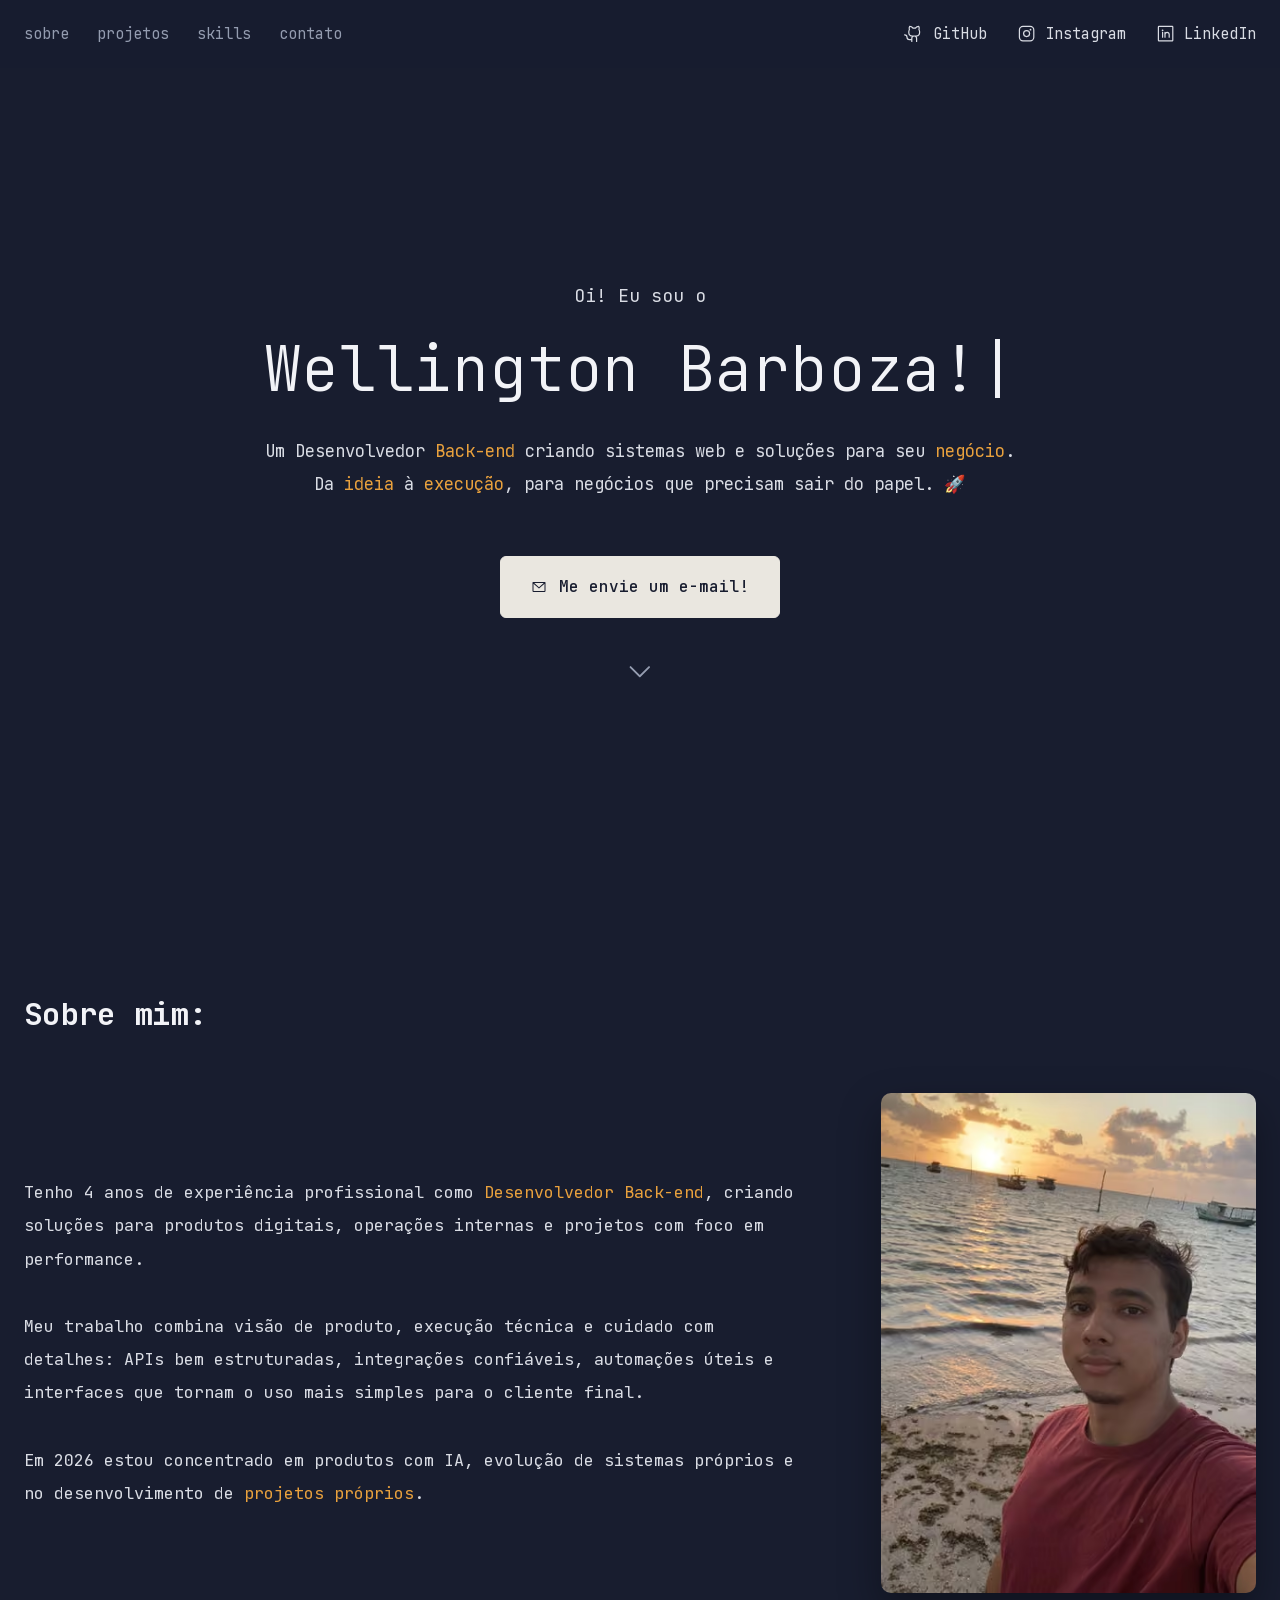
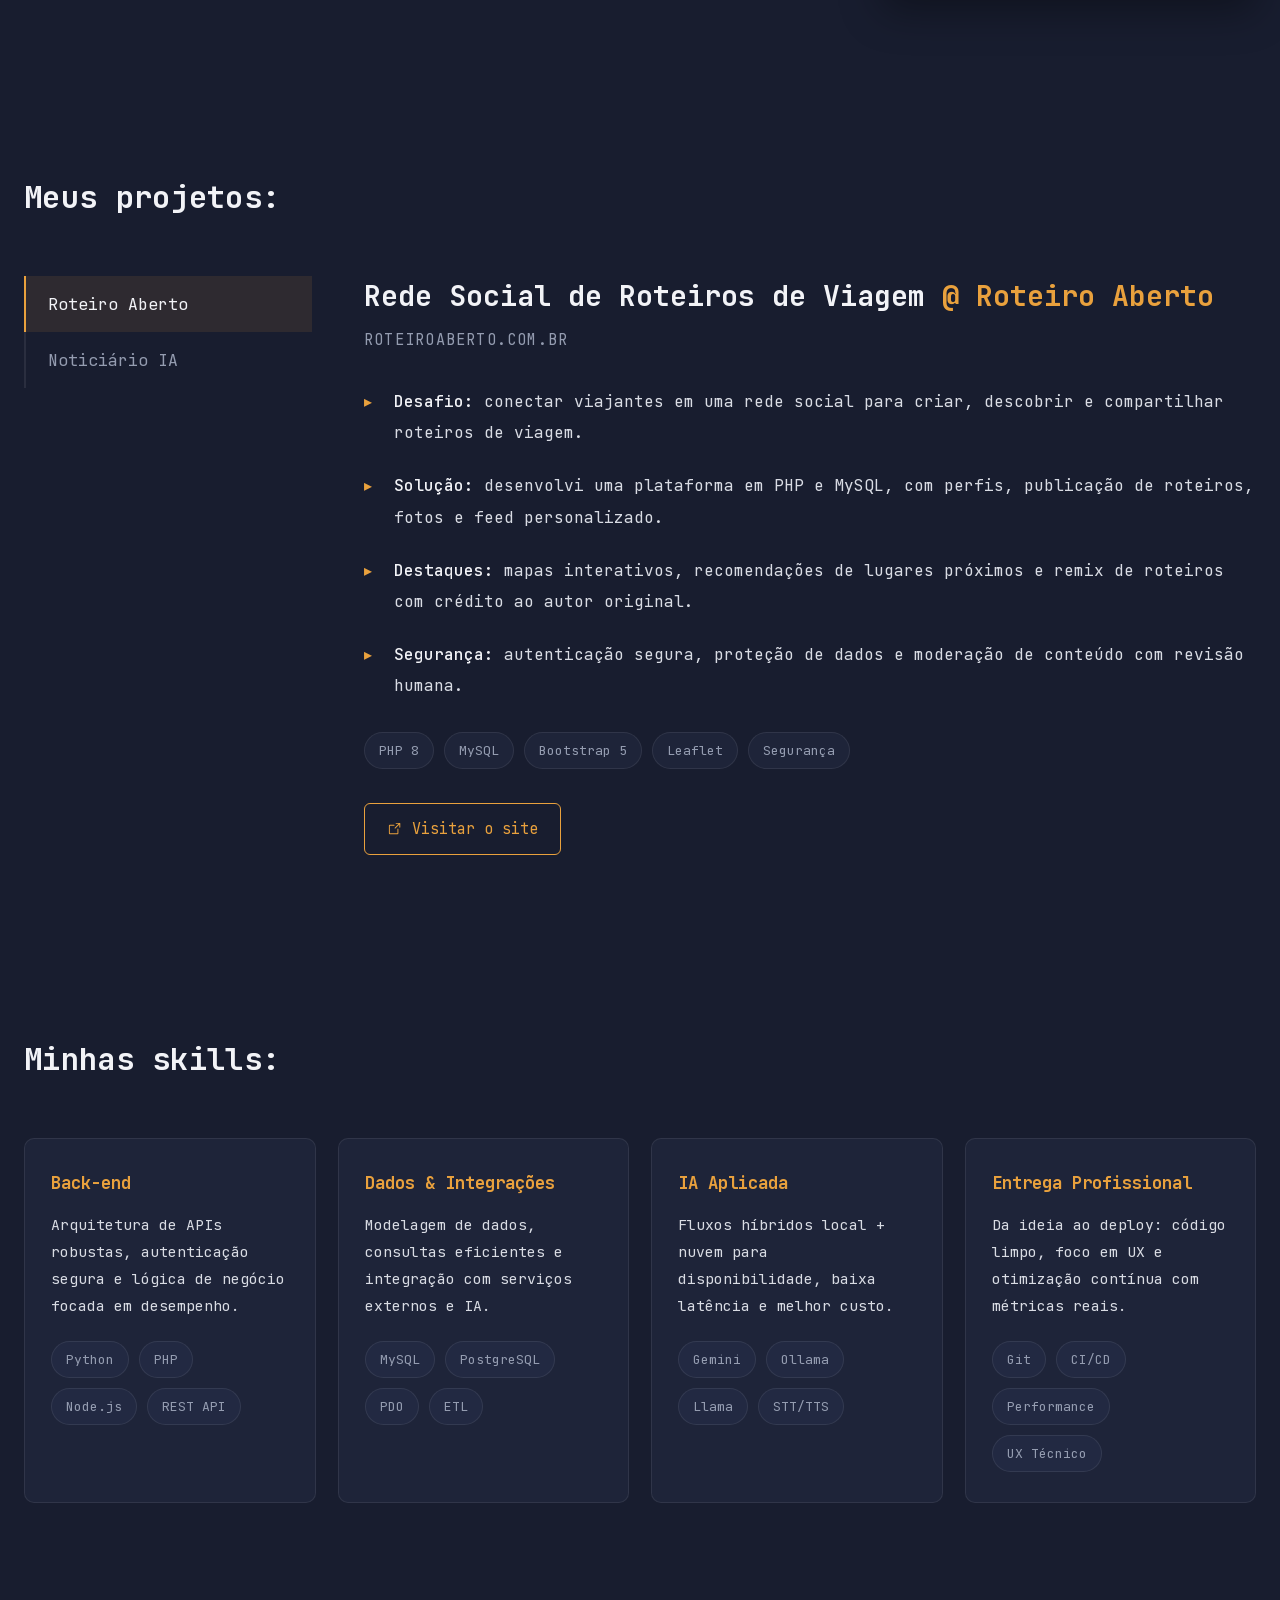
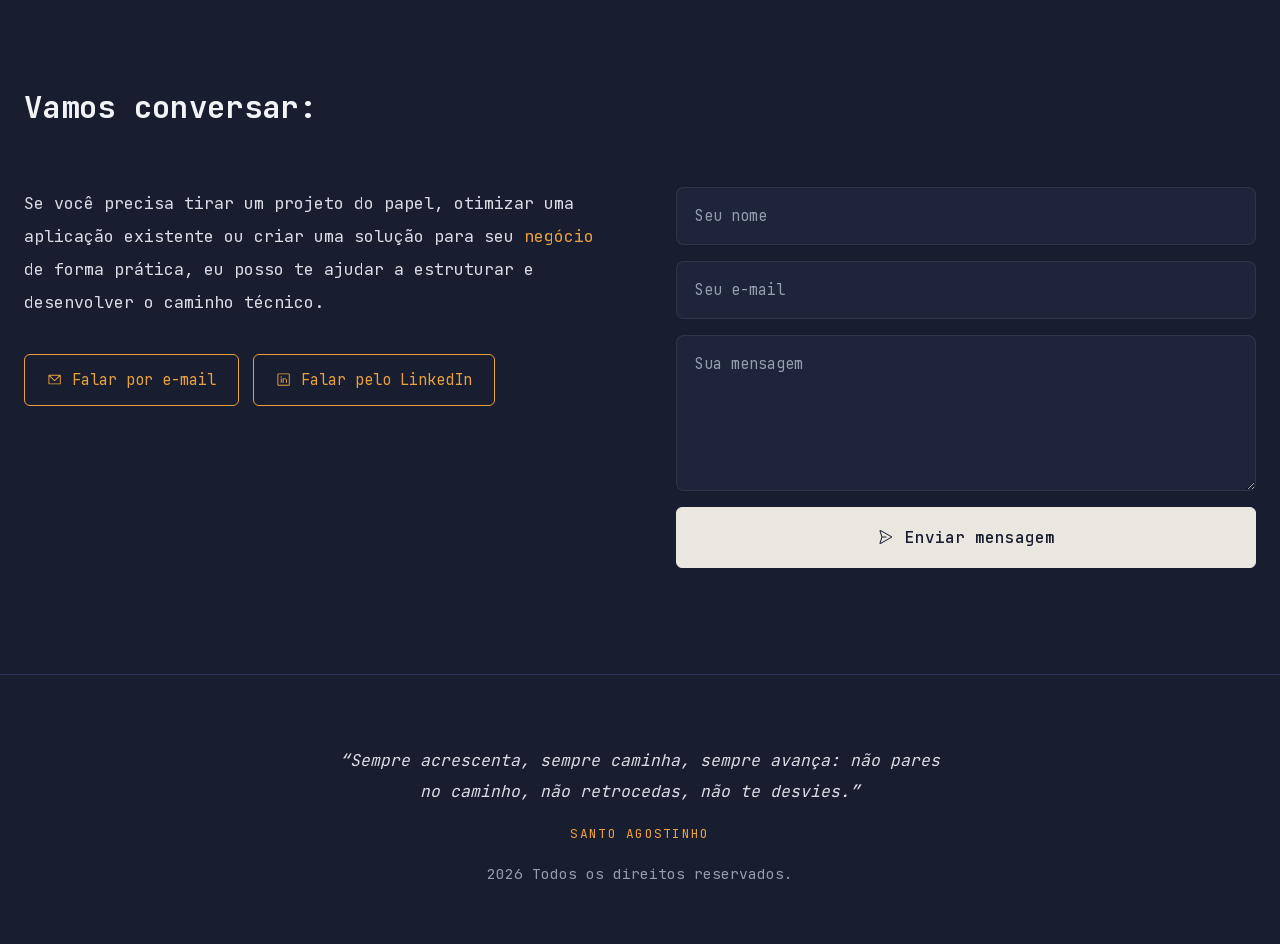
<file: index.html>
<!doctype html>
<html lang="pt-BR">
    <head>
        <meta charset="UTF-8" />
        <meta name="viewport" content="width=device-width, initial-scale=1.0" />
        <meta
            name="description"
            content="Portfólio de Wellington Barboza, desenvolvedor back-end com experiência em IA, sistemas web e automação."
        />
        <meta name="author" content="Wellington Barboza" />
        <meta name="theme-color" content="#181d2f" />

        <meta property="og:type" content="website" />
        <meta property="og:locale" content="pt_BR" />
        <meta property="og:site_name" content="Wellington Barboza" />
        <meta
            property="og:title"
            content="Wellington Barboza | Desenvolvedor Back-end"
        />
        <meta
            property="og:description"
            content="Portfólio com projetos em IA, automação, análise de dados e sistemas web."
        />
        <meta property="og:url" content="https://wellingtonbarboza.com/" />
        <meta
            property="og:image"
            content="https://wellingtonbarboza.com/assets/images/og-1200x630.jpg"
        />
        <meta property="og:image:width" content="1200" />
        <meta property="og:image:height" content="630" />
        <meta
            property="og:image:alt"
            content="Wellington Barboza, Desenvolvedor Back-end"
        />
        <!-- O card do X/Twitter faz fallback para as og:* acima. -->
        <meta name="twitter:card" content="summary_large_image" />

        <title>Wellington Barboza | Portfólio</title>

        <link rel="canonical" href="https://wellingtonbarboza.com/" />
        <link rel="icon" href="favicon.svg" type="image/svg+xml" />
        <link rel="apple-touch-icon" href="apple-touch-icon.png" />
        <!-- A fonte só seria descoberta depois de baixar o CSS; o preload
             adianta o download. -->
        <link
            rel="preload"
            href="assets/fonts/jetbrains-mono-latin.woff2"
            as="font"
            type="font/woff2"
            crossorigin
        />
        <link rel="stylesheet" href="css/style.css?v=20261027b" />

        <!-- Dados estruturados para buscadores. É um bloco de dados, não um
             script executável, então a CSP não o bloqueia. -->
        <script type="application/ld+json">
            {
                "@context": "https://schema.org",
                "@graph": [
                    {
                        "@type": "Person",
                        "@id": "https://wellingtonbarboza.com/#pessoa",
                        "name": "Wellington Barboza",
                        "jobTitle": "Desenvolvedor Back-end",
                        "url": "https://wellingtonbarboza.com/",
                        "image": "https://wellingtonbarboza.com/assets/images/foto-840.jpg",
                        "email": "mailto:contato@wellingtonbarboza.com",
                        "knowsAbout": [
                            "Desenvolvimento back-end",
                            "APIs REST",
                            "Inteligência artificial",
                            "Automação",
                            "PHP",
                            "Python",
                            "Node.js",
                            "MySQL",
                            "PostgreSQL"
                        ],
                        "sameAs": [
                            "https://github.com/devWelby",
                            "https://www.linkedin.com/in/wellington-d-barboza/",
                            "https://www.instagram.com/eu.welby/"
                        ]
                    },
                    {
                        "@type": "WebSite",
                        "@id": "https://wellingtonbarboza.com/#site",
                        "name": "Wellington Barboza",
                        "url": "https://wellingtonbarboza.com/",
                        "inLanguage": "pt-BR",
                        "author": {
                            "@id": "https://wellingtonbarboza.com/#pessoa"
                        }
                    }
                ]
            }
        </script>
    </head>

    <body>
        <!-- Ícones do Phosphor (MIT), desenhados uma vez e reusados com <use>. -->
        <svg class="icon-sprite" aria-hidden="true" focusable="false">
            <symbol id="i-github-logo" viewBox="0 0 256 256">
                <path
                    d="M208.31,75.68A59.78,59.78,0,0,0,202.93,28,8,8,0,0,0,196,24a59.75,59.75,0,0,0-48,24H124A59.75,59.75,0,0,0,76,24a8,8,0,0,0-6.93,4,59.78,59.78,0,0,0-5.38,47.68A58.14,58.14,0,0,0,56,104v8a56.06,56.06,0,0,0,48.44,55.47A39.8,39.8,0,0,0,96,192v8H72a24,24,0,0,1-24-24A40,40,0,0,0,8,136a8,8,0,0,0,0,16,24,24,0,0,1,24,24,40,40,0,0,0,40,40H96v16a8,8,0,0,0,16,0V192a24,24,0,0,1,48,0v40a8,8,0,0,0,16,0V192a39.8,39.8,0,0,0-8.44-24.53A56.06,56.06,0,0,0,216,112v-8A58.14,58.14,0,0,0,208.31,75.68ZM200,112a40,40,0,0,1-40,40H112a40,40,0,0,1-40-40v-8a41.74,41.74,0,0,1,6.9-22.48A8,8,0,0,0,80,73.83a43.81,43.81,0,0,1,.79-33.58,43.88,43.88,0,0,1,32.32,20.06A8,8,0,0,0,119.82,64h32.35a8,8,0,0,0,6.74-3.69,43.87,43.87,0,0,1,32.32-20.06A43.81,43.81,0,0,1,192,73.83a8.09,8.09,0,0,0,1,7.65A41.72,41.72,0,0,1,200,104Z"
                />
            </symbol>
            <symbol id="i-instagram-logo" viewBox="0 0 256 256">
                <path
                    d="M128,80a48,48,0,1,0,48,48A48.05,48.05,0,0,0,128,80Zm0,80a32,32,0,1,1,32-32A32,32,0,0,1,128,160ZM176,24H80A56.06,56.06,0,0,0,24,80v96a56.06,56.06,0,0,0,56,56h96a56.06,56.06,0,0,0,56-56V80A56.06,56.06,0,0,0,176,24Zm40,152a40,40,0,0,1-40,40H80a40,40,0,0,1-40-40V80A40,40,0,0,1,80,40h96a40,40,0,0,1,40,40ZM192,76a12,12,0,1,1-12-12A12,12,0,0,1,192,76Z"
                />
            </symbol>
            <symbol id="i-linkedin-logo" viewBox="0 0 256 256">
                <path
                    d="M216,24H40A16,16,0,0,0,24,40V216a16,16,0,0,0,16,16H216a16,16,0,0,0,16-16V40A16,16,0,0,0,216,24Zm0,192H40V40H216V216ZM96,112v64a8,8,0,0,1-16,0V112a8,8,0,0,1,16,0Zm88,28v36a8,8,0,0,1-16,0V140a20,20,0,0,0-40,0v36a8,8,0,0,1-16,0V112a8,8,0,0,1,15.79-1.78A36,36,0,0,1,184,140ZM100,84A12,12,0,1,1,88,72,12,12,0,0,1,100,84Z"
                />
            </symbol>
            <symbol id="i-envelope-simple" viewBox="0 0 256 256">
                <path
                    d="M224,48H32a8,8,0,0,0-8,8V192a16,16,0,0,0,16,16H216a16,16,0,0,0,16-16V56A8,8,0,0,0,224,48ZM203.43,64,128,133.15,52.57,64ZM216,192H40V74.19l82.59,75.71a8,8,0,0,0,10.82,0L216,74.19V192Z"
                />
            </symbol>
            <symbol id="i-caret-down" viewBox="0 0 256 256">
                <path
                    d="M213.66,101.66l-80,80a8,8,0,0,1-11.32,0l-80-80A8,8,0,0,1,53.66,90.34L128,164.69l74.34-74.35a8,8,0,0,1,11.32,11.32Z"
                />
            </symbol>
            <symbol id="i-arrow-square-out" viewBox="0 0 256 256">
                <path
                    d="M224,104a8,8,0,0,1-16,0V59.32l-66.33,66.34a8,8,0,0,1-11.32-11.32L196.68,48H152a8,8,0,0,1,0-16h64a8,8,0,0,1,8,8Zm-40,24a8,8,0,0,0-8,8v72H48V80h72a8,8,0,0,0,0-16H48A16,16,0,0,0,32,80V208a16,16,0,0,0,16,16H176a16,16,0,0,0,16-16V136A8,8,0,0,0,184,128Z"
                />
            </symbol>
            <symbol id="i-paper-plane-right" viewBox="0 0 256 256">
                <path
                    d="M231.87,114l-168-95.89A16,16,0,0,0,40.92,37.34L71.55,128,40.92,218.67A16,16,0,0,0,56,240a16.15,16.15,0,0,0,7.93-2.1l167.92-96.05a16,16,0,0,0,.05-27.89ZM56,224a.56.56,0,0,0,0-.12L85.74,136H144a8,8,0,0,0,0-16H85.74L56.06,32.16A.46.46,0,0,0,56,32l168,95.83Z"
                />
            </symbol>
            <symbol id="i-arrow-up" viewBox="0 0 256 256">
                <path
                    d="M205.66,117.66a8,8,0,0,1-11.32,0L136,59.31V216a8,8,0,0,1-16,0V59.31L61.66,117.66a8,8,0,0,1-11.32-11.32l72-72a8,8,0,0,1,11.32,0l72,72A8,8,0,0,1,205.66,117.66Z"
                />
            </symbol>
            <symbol id="i-circle-notch" viewBox="0 0 256 256">
                <path
                    d="M232,128a104,104,0,0,1-208,0c0-41,23.81-78.36,60.66-95.27a8,8,0,0,1,6.68,14.54C60.15,61.59,40,93.27,40,128a88,88,0,0,0,176,0c0-34.73-20.15-66.41-51.34-80.73a8,8,0,0,1,6.68-14.54C208.19,49.64,232,87,232,128Z"
                />
            </symbol>
        </svg>

        <a class="skip-link" href="#conteudo">Pular para o conteúdo</a>

        <header class="site-header">
            <div class="header-inner">
                <nav class="section-nav" aria-label="Seções">
                    <ul>
                        <li><a href="#about">sobre</a></li>
                        <li><a href="#projects">projetos</a></li>
                        <li><a href="#skills">skills</a></li>
                        <li><a href="#contact">contato</a></li>
                    </ul>
                </nav>

                <nav class="social-links" aria-label="Redes sociais">
                    <a
                        href="https://github.com/devWelby"
                        target="_blank"
                        rel="noopener noreferrer"
                    >
                        <svg class="icon" aria-hidden="true">
                            <use href="#i-github-logo"></use>
                        </svg>
                        <span class="social-label">GitHub</span>
                    </a>
                    <a
                        href="https://www.instagram.com/eu.welby/"
                        target="_blank"
                        rel="noopener noreferrer"
                    >
                        <svg class="icon" aria-hidden="true">
                            <use href="#i-instagram-logo"></use>
                        </svg>
                        <span class="social-label">Instagram</span>
                    </a>
                    <a
                        href="https://www.linkedin.com/in/wellington-d-barboza/"
                        target="_blank"
                        rel="noopener noreferrer"
                    >
                        <svg class="icon" aria-hidden="true">
                            <use href="#i-linkedin-logo"></use>
                        </svg>
                        <span class="social-label">LinkedIn</span>
                    </a>
                </nav>
            </div>
        </header>

        <main id="conteudo">
            <!-- ============ HERO ============ -->
            <section id="hero" class="hero">
                <p class="hero-intro">Oi! Eu sou o</p>

                <h1 class="hero-name" aria-label="Wellington Barboza">
                    <span id="typewriter-text">Wellington Barboza!</span
                    ><span class="cursor" aria-hidden="true">|</span>
                </h1>

                <p class="hero-tagline">
                    Um Desenvolvedor
                    <span class="highlight">Back-end</span> criando sistemas web
                    e soluções para seu
                    <span class="highlight">negócio</span>.<br />
                    Da <span class="highlight">ideia</span> à
                    <span class="highlight">execução</span>, para negócios que
                    precisam sair do papel. 🚀
                </p>

                <a
                    href="mailto:contato@wellingtonbarboza.com"
                    class="btn-primary"
                >
                    <svg class="icon" aria-hidden="true">
                        <use href="#i-envelope-simple"></use>
                    </svg>
                    Me envie um e-mail!
                </a>

                <a
                    href="#about"
                    class="scroll-cue"
                    aria-label="Rolar para o conteúdo abaixo"
                >
                    <svg class="icon" aria-hidden="true">
                        <use href="#i-caret-down"></use>
                    </svg>
                </a>
            </section>

            <!-- ============ SOBRE MIM ============ -->
            <section id="about" class="section reveal">
                <div class="container">
                    <h2 class="section-title">Sobre mim:</h2>

                    <div class="about-grid">
                        <div class="about-text">
                            <p>
                                Tenho 4 anos de experiência profissional como
                                <span class="highlight"
                                    >Desenvolvedor Back-end</span
                                >, criando soluções para produtos digitais,
                                operações internas e projetos com foco em
                                performance.
                            </p>
                            <p>
                                Meu trabalho combina visão de produto, execução
                                técnica e cuidado com detalhes: APIs bem
                                estruturadas, integrações confiáveis, automações
                                úteis e interfaces que tornam o uso mais simples
                                para o cliente final.
                            </p>
                            <p>
                                Em 2026 estou concentrado em produtos com IA,
                                evolução de sistemas próprios e no
                                desenvolvimento de
                                <span class="highlight">projetos próprios</span
                                >.
                            </p>
                        </div>

                        <!-- O navegador usa o primeiro formato que entende:
                             AVIF, depois WebP, e o JPG como último recurso. -->
                        <picture class="about-photo">
                            <source
                                type="image/avif"
                                srcset="
                                    assets/images/foto-420.avif 405w,
                                    assets/images/foto-840.avif 810w
                                "
                                sizes="(max-width: 980px) 340px, 375px"
                            />
                            <source
                                type="image/webp"
                                srcset="
                                    assets/images/foto-420.webp 405w,
                                    assets/images/foto-840.webp 810w
                                "
                                sizes="(max-width: 980px) 340px, 375px"
                            />
                            <img
                                src="assets/images/foto-420.jpg"
                                srcset="
                                    assets/images/foto-420.jpg 405w,
                                    assets/images/foto-840.jpg 810w
                                "
                                sizes="(max-width: 980px) 340px, 375px"
                                alt="Wellington Barboza"
                                class="about-img"
                                width="405"
                                height="540"
                                loading="lazy"
                                decoding="async"
                            />
                        </picture>
                    </div>
                </div>
            </section>

            <!-- ============ PROJETOS ============ -->
            <section id="projects" class="section reveal">
                <div class="container">
                    <h2 class="section-title">Meus projetos:</h2>

                    <div class="tabs">
                        <ul
                            class="tab-list"
                            role="tablist"
                            aria-label="Projetos em destaque"
                        >
                            <li>
                                <button
                                    type="button"
                                    id="tab-roteiro"
                                    class="tab-btn active"
                                    data-tab-target="projeto-roteiro"
                                    role="tab"
                                    aria-controls="projeto-roteiro"
                                    aria-selected="true"
                                    tabindex="0"
                                >
                                    Roteiro Aberto
                                </button>
                            </li>
                            <li>
                                <button
                                    type="button"
                                    id="tab-noticiario"
                                    class="tab-btn"
                                    data-tab-target="projeto-noticiario"
                                    role="tab"
                                    aria-controls="projeto-noticiario"
                                    aria-selected="false"
                                    tabindex="-1"
                                >
                                    Noticiário IA
                                </button>
                            </li>
                        </ul>

                        <div class="tab-panels">
                            <div
                                id="projeto-roteiro"
                                class="tab-panel"
                                role="tabpanel"
                                aria-labelledby="tab-roteiro"
                                tabindex="0"
                            >
                                <h3 class="project-title">
                                    Rede Social de Roteiros de Viagem
                                    <span class="highlight"
                                        >@ Roteiro Aberto</span
                                    >
                                </h3>
                                <p class="project-domain">
                                    roteiroaberto.com.br
                                </p>

                                <ul class="project-details">
                                    <li>
                                        <strong>Desafio:</strong> conectar
                                        viajantes em uma rede social para criar,
                                        descobrir e compartilhar roteiros de
                                        viagem.
                                    </li>
                                    <li>
                                        <strong>Solução:</strong> desenvolvi uma
                                        plataforma em PHP e MySQL, com perfis,
                                        publicação de roteiros, fotos e feed
                                        personalizado.
                                    </li>
                                    <li>
                                        <strong>Destaques:</strong> mapas
                                        interativos, recomendações de lugares
                                        próximos e remix de roteiros com crédito
                                        ao autor original.
                                    </li>
                                    <li>
                                        <strong>Segurança:</strong> autenticação
                                        segura, proteção de dados e moderação de
                                        conteúdo com revisão humana.
                                    </li>
                                </ul>

                                <div class="tags">
                                    <span>PHP 8</span>
                                    <span>MySQL</span>
                                    <span>Bootstrap 5</span>
                                    <span>Leaflet</span>
                                    <span>Segurança</span>
                                </div>

                                <a
                                    href="https://roteiroaberto.com.br"
                                    target="_blank"
                                    rel="noopener noreferrer"
                                    class="btn-ghost"
                                >
                                    <svg class="icon" aria-hidden="true">
                                        <use href="#i-arrow-square-out"></use>
                                    </svg>
                                    Visitar o site
                                </a>
                            </div>
                            <div
                                id="projeto-noticiario"
                                class="tab-panel"
                                role="tabpanel"
                                aria-labelledby="tab-noticiario"
                                tabindex="0"
                                hidden
                            >
                                <h3 class="project-title">
                                    Portal de Notícias sobre Inteligência
                                    Artificial
                                    <span class="highlight"
                                        >@ Noticiário IA</span
                                    >
                                </h3>
                                <p class="project-domain">noticiarioia.com</p>

                                <ul class="project-details">
                                    <li>
                                        <strong>Desafio:</strong> reunir
                                        notícias, análises e contexto sobre
                                        inteligência artificial em português,
                                        facilitando o acompanhamento de um setor
                                        que muda rapidamente.
                                    </li>
                                    <li>
                                        <strong>Solução:</strong> desenvolvi um
                                        portal editorial com manchetes, últimas
                                        notícias e navegação por categorias,
                                        cobrindo modelos, agentes, ferramentas,
                                        hardware, pesquisa, mercado e regulação.
                                    </li>
                                    <li>
                                        <strong>Destaques:</strong> busca de
                                        notícias, glossário, balanço semanal,
                                        assuntos em alta e newsletter para
                                        acompanhar os principais acontecimentos.
                                    </li>
                                    <li>
                                        <strong>Transparência:</strong> fontes
                                        creditadas, distinção entre anúncios,
                                        alegações e rumores, com política
                                        editorial e explicação de como o portal
                                        utiliza IA.
                                    </li>
                                </ul>

                                <div class="tags">
                                    <span>Inteligência Artificial</span>
                                    <span>Portal Editorial</span>
                                    <span>Busca</span>
                                    <span>Newsletter</span>
                                </div>

                                <a
                                    href="https://noticiarioia.com/"
                                    target="_blank"
                                    rel="noopener noreferrer"
                                    class="btn-ghost"
                                >
                                    <svg class="icon" aria-hidden="true">
                                        <use href="#i-arrow-square-out"></use>
                                    </svg>
                                    Visitar o site
                                </a>
                            </div>
                        </div>
                    </div>
                </div>
            </section>

            <!-- ============ SKILLS ============ -->
            <section id="skills" class="section reveal">
                <div class="container">
                    <h2 class="section-title">Minhas skills:</h2>

                    <div class="skills-grid">
                        <article class="skill-card">
                            <h3>Back-end</h3>
                            <p>
                                Arquitetura de APIs robustas, autenticação
                                segura e lógica de negócio focada em desempenho.
                            </p>
                            <div class="tags">
                                <span>Python</span>
                                <span>PHP</span>
                                <span>Node.js</span>
                                <span>REST API</span>
                            </div>
                        </article>

                        <article class="skill-card">
                            <h3>Dados &amp; Integrações</h3>
                            <p>
                                Modelagem de dados, consultas eficientes e
                                integração com serviços externos e IA.
                            </p>
                            <div class="tags">
                                <span>MySQL</span>
                                <span>PostgreSQL</span>
                                <span>PDO</span>
                                <span>ETL</span>
                            </div>
                        </article>

                        <article class="skill-card">
                            <h3>IA Aplicada</h3>
                            <p>
                                Fluxos híbridos local + nuvem para
                                disponibilidade, baixa latência e melhor custo.
                            </p>
                            <div class="tags">
                                <span>Gemini</span>
                                <span>Ollama</span>
                                <span>Llama</span>
                                <span>STT/TTS</span>
                            </div>
                        </article>

                        <article class="skill-card">
                            <h3>Entrega Profissional</h3>
                            <p>
                                Da ideia ao deploy: código limpo, foco em UX e
                                otimização contínua com métricas reais.
                            </p>
                            <div class="tags">
                                <span>Git</span>
                                <span>CI/CD</span>
                                <span>Performance</span>
                                <span>UX Técnico</span>
                            </div>
                        </article>
                    </div>
                </div>
            </section>

            <!-- ============ CONTATO ============ -->
            <section id="contact" class="section reveal">
                <div class="container">
                    <h2 class="section-title">Vamos conversar:</h2>

                    <div class="contact-grid">
                        <div class="contact-copy">
                            <p>
                                Se você precisa tirar um projeto do papel,
                                otimizar uma aplicação existente ou criar uma
                                solução para seu
                                <span class="highlight">negócio</span> de forma
                                prática, eu posso te ajudar a estruturar e
                                desenvolver o caminho técnico.
                            </p>

                            <div class="contact-actions">
                                <a
                                    href="mailto:contato@wellingtonbarboza.com"
                                    class="btn-ghost"
                                >
                                    <svg class="icon" aria-hidden="true">
                                        <use href="#i-envelope-simple"></use>
                                    </svg>
                                    Falar por e-mail
                                </a>
                                <a
                                    href="https://www.linkedin.com/in/wellington-d-barboza/"
                                    target="_blank"
                                    rel="noopener noreferrer"
                                    class="btn-ghost"
                                >
                                    <svg class="icon" aria-hidden="true">
                                        <use href="#i-linkedin-logo"></use>
                                    </svg>
                                    Falar pelo LinkedIn
                                </a>
                            </div>
                        </div>

                        <form
                            class="contact-form"
                            id="contact-form"
                            aria-label="Formulário de contato"
                        >
                            <label class="sr-only" for="name">Seu nome</label>
                            <input
                                type="text"
                                id="name"
                                name="name"
                                placeholder="Seu nome"
                                autocomplete="name"
                                required
                            />

                            <label class="sr-only" for="email"
                                >Seu e-mail</label
                            >
                            <input
                                type="email"
                                id="email"
                                name="email"
                                placeholder="Seu e-mail"
                                autocomplete="email"
                                required
                            />

                            <label class="sr-only" for="message"
                                >Sua mensagem</label
                            >
                            <textarea
                                id="message"
                                name="message"
                                placeholder="Sua mensagem"
                                rows="5"
                                required
                            ></textarea>

                            <!-- Armadilha para robôs: invisível para pessoas. -->
                            <div class="honeypot" aria-hidden="true">
                                <label for="website"
                                    >Deixe este campo vazio</label
                                >
                                <input
                                    type="text"
                                    id="website"
                                    name="website"
                                    tabindex="-1"
                                    autocomplete="off"
                                />
                            </div>

                            <button type="submit" class="btn-primary">
                                <svg class="icon" aria-hidden="true">
                                    <use href="#i-paper-plane-right"></use>
                                </svg>
                                Enviar mensagem
                            </button>

                            <!-- Já existe vazio desde o carregamento: leitores
                                 de tela só anunciam mudanças em regiões que
                                 estavam na página antes da mudança. -->
                            <p class="form-status" role="status"></p>
                        </form>
                    </div>
                </div>
            </section>
        </main>

        <footer class="site-footer">
            <blockquote class="footer-quote">
                <p>
                    “Sempre acrescenta, sempre caminha, sempre avança: não pares
                    no caminho, não retrocedas, não te desvies.”
                </p>
                <cite>Santo Agostinho</cite>
            </blockquote>

            <p>
                <span id="current-year">2026</span> Todos os direitos
                reservados.
            </p>
        </footer>

        <button id="btn-top" aria-label="Voltar ao topo">
            <svg class="icon" aria-hidden="true">
                <use href="#i-arrow-up"></use>
            </svg>
        </button>

        <script defer src="js/script.js?v=20261027b"></script>
    </body>
</html>
</file>
<file: css/style.css>
/* ==========================================================================
   Portfólio — Wellington Barboza
   ========================================================================== */

/* --- Reset ------------------------------------------------------------- */
*,
*::before,
*::after {
    box-sizing: border-box;
    margin: 0;
    padding: 0;
}

/* --- Fonte ------------------------------------------------------------- */
/* Arquivo variável: um só download cobre todos os pesos usados (300 a 700).
   O subconjunto latino inclui os acentos do português. Licença OFL em
   assets/fonts/OFL.txt. */
@font-face {
    font-family: "JetBrains Mono";
    font-style: normal;
    font-weight: 300 700;
    font-display: swap;
    src: url("../assets/fonts/jetbrains-mono-latin.woff2") format("woff2");
    unicode-range:
        U+0000-00FF, U+0131, U+0152-0153, U+02BB-02BC, U+02C6, U+02DA, U+02DC,
        U+0304, U+0308, U+0329, U+2000-206F, U+20AC, U+2122, U+2191, U+2193,
        U+2212, U+2215, U+FEFF, U+FFFD;
}

/* --- Tokens ------------------------------------------------------------ */
:root {
    --bg: #181d2f;
    --bg-soft: #1e2439;
    --surface: #222942;
    --text: #d9dce4;
    --text-strong: #f2f3f7;
    --muted: #949cb0;
    --accent: #e9a13d;
    --accent-soft: rgba(233, 161, 61, 0.1);
    --cream: #eae7e0;
    --border: rgba(255, 255, 255, 0.08);
    --border-strong: rgba(255, 255, 255, 0.16);
    --rule-blue: #2c3557;

    --font-mono: "JetBrains Mono", "Fira Code", ui-monospace, "SFMono-Regular",
        Consolas, monospace;

    --container: 1320px;
    --header-h: 68px;
}

/* --- Base -------------------------------------------------------------- */
html {
    scroll-behavior: smooth;
    scroll-padding-top: calc(var(--header-h) + 20px);
    -webkit-text-size-adjust: 100%;
}

body {
    min-height: 100vh;
    background: var(--bg);
    color: var(--text);
    font-family: var(--font-mono);
    font-size: 1rem;
    font-weight: 400;
    line-height: 1.6;
    overflow-x: hidden;
    -webkit-font-smoothing: antialiased;
}

img {
    display: block;
    max-width: 100%;
    height: auto;
}

a {
    color: inherit;
    text-decoration: none;
}

a,
button,
input,
textarea {
    font: inherit;
}

::selection {
    background: var(--accent);
    color: var(--bg);
}

:focus-visible {
    outline: 2px solid var(--accent);
    outline-offset: 3px;
    border-radius: 2px;
}

.container {
    width: 100%;
    max-width: var(--container);
    margin-inline: auto;
    padding-inline: 24px;
}

.highlight {
    color: var(--accent);
}

/* Ícones SVG: herdam o tamanho da fonte e a cor do texto, como um ícone de
   fonte faria. O sprite com os desenhos fica fora do fluxo da página. */
.icon {
    display: inline-block;
    flex-shrink: 0;
    width: 1em;
    height: 1em;
    fill: currentColor;
    vertical-align: -0.125em;
}

.icon-sprite {
    position: absolute;
    width: 0;
    height: 0;
    overflow: hidden;
}

.sr-only {
    position: absolute;
    width: 1px;
    height: 1px;
    padding: 0;
    overflow: hidden;
    clip: rect(0, 0, 0, 0);
    white-space: nowrap;
    border: 0;
}

.skip-link {
    position: absolute;
    top: -100px;
    left: 16px;
    z-index: 100;
    padding: 12px 20px;
    background: var(--cream);
    color: var(--bg);
    border-radius: 6px;
    transition: top 0.2s ease;
}

.skip-link:focus {
    top: 12px;
}

/* --- Header ------------------------------------------------------------ */
.site-header {
    position: sticky;
    top: 0;
    z-index: 50;
    display: flex;
    align-items: center;
    justify-content: center;
    min-height: var(--header-h);
    padding: 14px 24px;
    background: rgba(24, 29, 47, 0.85);
    backdrop-filter: blur(10px);
    -webkit-backdrop-filter: blur(10px);
}

/* Alinha as bordas do cabeçalho com as do conteúdo das seções. */
.header-inner {
    display: flex;
    align-items: center;
    justify-content: space-between;
    gap: 24px;
    width: 100%;
    max-width: calc(var(--container) - 48px);
}

.section-nav ul {
    display: flex;
    flex-wrap: wrap;
    gap: 28px;
    list-style: none;
}

.section-nav a {
    color: var(--muted);
    font-size: 0.95rem;
    transition: color 0.2s ease;
}

.section-nav a:hover {
    color: var(--text-strong);
}

/* Seção que está na tela, marcada pelo script com aria-current. */
.section-nav a[aria-current="true"] {
    color: var(--accent);
}

.social-links {
    display: flex;
    flex-wrap: wrap;
    justify-content: center;
    gap: 30px;
}

.social-links a {
    display: inline-flex;
    align-items: center;
    gap: 9px;
    color: var(--text);
    font-size: 0.95rem;
    transition: color 0.2s ease;
}

.social-links a:hover {
    color: var(--accent);
}

.social-links .icon {
    font-size: 1.2rem;
}

/* --- Hero -------------------------------------------------------------- */
.hero {
    display: flex;
    flex-direction: column;
    align-items: center;
    justify-content: center;
    min-height: calc(100vh - var(--header-h));
    /* svh ignora a barra de endereço do celular, que aparece e some ao
       rolar. Navegador antigo fica com a linha acima. */
    min-height: calc(100svh - var(--header-h));
    padding: 80px 24px;
    text-align: center;
}

.hero-intro {
    color: var(--text);
    font-size: clamp(0.95rem, 1.4vw, 1.25rem);
    font-weight: 400;
}

.hero-name {
    max-width: 100%;
    margin-top: 22px;
    color: var(--text-strong);
    font-size: clamp(1.5rem, 6.4vw, 3.9rem);
    font-weight: 300;
    line-height: 1.15;
    letter-spacing: 0.01em;
    overflow-wrap: break-word;
}

.cursor {
    display: inline-block;
    color: var(--text-strong);
    font-weight: 300;
    animation: blink 1.05s step-end infinite;
}

@keyframes blink {
    0%,
    100% {
        opacity: 1;
    }
    50% {
        opacity: 0;
    }
}

.hero-tagline {
    max-width: 860px;
    margin-top: 30px;
    color: var(--text);
    font-size: clamp(0.9rem, 1.35vw, 1.15rem);
    line-height: 1.9;
}

.hero .btn-primary {
    margin-top: 56px;
}

/* Seta que sinaliza conteudo abaixo da dobra. */
.scroll-cue {
    display: inline-flex;
    align-items: center;
    justify-content: center;
    margin-top: 38px;
    color: var(--muted);
    font-size: 1.85rem;
    line-height: 1;
    animation: float-down 2s ease-in-out infinite;
    transition: color 0.2s ease;
}

.scroll-cue:hover {
    color: var(--accent);
}

@keyframes float-down {
    0%,
    100% {
        opacity: 0.5;
        transform: translateY(0);
    }
    50% {
        opacity: 1;
        transform: translateY(10px);
    }
}

/* --- Botões ------------------------------------------------------------ */
.btn-primary {
    display: inline-flex;
    align-items: center;
    justify-content: center;
    gap: 12px;
    padding: 17px 30px;
    background: var(--cream);
    color: var(--bg);
    font-size: 1rem;
    font-weight: 500;
    border: 1px solid var(--cream);
    border-radius: 6px;
    cursor: pointer;
    transition:
        transform 0.2s ease,
        background 0.2s ease,
        box-shadow 0.2s ease;
}

.btn-primary:hover {
    background: #fff;
    transform: translateY(-2px);
    box-shadow: 0 10px 26px rgba(0, 0, 0, 0.35);
}

.btn-primary:disabled {
    opacity: 0.6;
    cursor: progress;
    transform: none;
    box-shadow: none;
}

.btn-ghost {
    display: inline-flex;
    align-items: center;
    gap: 10px;
    padding: 13px 22px;
    color: var(--accent);
    font-size: 0.95rem;
    border: 1px solid var(--accent);
    border-radius: 6px;
    cursor: pointer;
    transition:
        background 0.2s ease,
        transform 0.2s ease;
}

.btn-ghost:hover {
    background: var(--accent-soft);
    transform: translateY(-2px);
}

/* --- Seções ------------------------------------------------------------ */
.section {
    padding-block: 90px;
}

.section-title {
    margin-bottom: 54px;
    color: var(--text-strong);
    font-size: clamp(1.4rem, 2.4vw, 1.95rem);
    font-weight: 700;
    letter-spacing: 0.01em;
}

/* --- Sobre mim --------------------------------------------------------- */
.about-grid {
    display: grid;
    grid-template-columns: minmax(0, 1fr) 375px;
    gap: 80px;
    align-items: center;
}

.about-text p {
    color: var(--text);
    font-size: clamp(0.9rem, 1.3vw, 1.08rem);
    line-height: 2;
}

.about-text p + p {
    margin-top: 34px;
}

/* O <picture> é o item do grid; a <img> dentro dele ocupa toda a largura. */
.about-photo {
    display: block;
    width: 100%;
}

.about-img {
    width: 100%;
    aspect-ratio: 3 / 4;
    object-fit: cover;
    border-radius: 10px;
    box-shadow: 0 18px 40px rgba(0, 0, 0, 0.35);
}

/* --- Projetos (abas) --------------------------------------------------- */
.tabs {
    display: grid;
    grid-template-columns: 288px minmax(0, 1fr);
    gap: 52px;
    align-items: start;
}

.tab-list {
    list-style: none;
}

.tab-btn {
    display: block;
    width: 100%;
    padding: 15px 22px;
    background: transparent;
    color: var(--muted);
    font-size: 1.02rem;
    text-align: left;
    border: 0;
    border-left: 2px solid var(--border);
    cursor: pointer;
    transition:
        color 0.2s ease,
        background 0.2s ease,
        border-color 0.2s ease;
}

.tab-btn:hover {
    background: var(--accent-soft);
    color: var(--text-strong);
}

.tab-btn.active {
    background: var(--accent-soft);
    color: var(--text-strong);
    border-left-color: var(--accent);
}

.tab-panel[hidden] {
    display: none;
}

.project-title {
    color: var(--text-strong);
    font-size: clamp(1.25rem, 2.2vw, 1.85rem);
    font-weight: 700;
    line-height: 1.4;
}

.project-domain {
    margin-top: 12px;
    color: var(--muted);
    font-size: 0.95rem;
    letter-spacing: 0.08em;
    text-transform: uppercase;
}

.project-details {
    margin-top: 34px;
    list-style: none;
    display: grid;
    gap: 22px;
}

.project-details li {
    position: relative;
    padding-left: 30px;
    color: var(--text);
    font-size: clamp(0.88rem, 1.25vw, 1.02rem);
    line-height: 1.95;
}

.project-details li::before {
    content: "▸";
    position: absolute;
    left: 0;
    color: var(--accent);
}

.project-details strong {
    color: var(--text-strong);
    font-weight: 500;
}

.tags {
    display: flex;
    flex-wrap: wrap;
    gap: 10px;
    margin-top: 30px;
}

.tags span {
    padding: 7px 14px;
    background: var(--bg-soft);
    color: var(--muted);
    font-size: 0.82rem;
    border: 1px solid var(--border);
    border-radius: 999px;
}

.tab-panel .btn-ghost {
    margin-top: 34px;
}

/* --- Skills ------------------------------------------------------------ */
.skills-grid {
    display: grid;
    grid-template-columns: repeat(auto-fit, minmax(260px, 1fr));
    gap: 22px;
}

.skill-card {
    padding: 30px 26px;
    background: var(--bg-soft);
    border: 1px solid var(--border);
    border-radius: 10px;
}

.skill-card h3 {
    color: var(--accent);
    font-size: 1.08rem;
    font-weight: 700;
}

.skill-card p {
    margin-top: 14px;
    color: var(--text);
    font-size: 0.92rem;
    line-height: 1.85;
}

.skill-card .tags {
    margin-top: 22px;
}

.skill-card .tags span {
    background: var(--surface);
}

/* --- Contato ----------------------------------------------------------- */
.contact-grid {
    display: grid;
    grid-template-columns: minmax(0, 1fr) minmax(0, 1fr);
    gap: 72px;
    align-items: start;
}

.contact-copy p {
    color: var(--text);
    font-size: clamp(0.9rem, 1.3vw, 1.08rem);
    line-height: 2;
}

.contact-actions {
    display: flex;
    flex-wrap: wrap;
    gap: 14px;
    margin-top: 34px;
}

.contact-form {
    display: grid;
    gap: 16px;
}

.contact-form input,
.contact-form textarea {
    width: 100%;
    padding: 16px 18px;
    background: var(--bg-soft);
    color: var(--text);
    font-size: 0.95rem;
    border: 1px solid var(--border);
    border-radius: 8px;
    outline: none;
    resize: vertical;
    transition:
        border-color 0.2s ease,
        background 0.2s ease;
}

.contact-form input::placeholder,
.contact-form textarea::placeholder {
    color: var(--muted);
}

.contact-form input:focus,
.contact-form textarea:focus {
    background: var(--surface);
    border-color: var(--accent);
}

/* Armadilha para robôs: fora da tela, fora da ordem de tabulação. */
.honeypot {
    position: absolute;
    left: -9999px;
    width: 1px;
    height: 1px;
    overflow: hidden;
}

.form-status {
    margin: 0;
    color: var(--accent);
    font-size: 0.9rem;
    line-height: 1.7;
}

.form-status.error {
    color: #f08a8a;
}

/* --- Footer ------------------------------------------------------------ */
.site-footer {
    padding: 70px 24px 56px;
    border-top: 1px solid var(--rule-blue);
    color: var(--muted);
    font-size: 0.92rem;
    line-height: 2;
    text-align: center;
}

.footer-quote {
    max-width: 620px;
    margin: 0 auto 12px;
}

.footer-quote p {
    color: var(--text);
    font-size: clamp(0.9rem, 1.4vw, 1.02rem);
    font-style: italic;
    line-height: 1.9;
}

.footer-quote cite {
    display: block;
    margin-top: 14px;
    color: var(--accent);
    font-size: 0.8rem;
    font-style: normal;
    letter-spacing: 0.1em;
    text-transform: uppercase;
}

.footer-social {
    display: flex;
    flex-wrap: wrap;
    justify-content: center;
    gap: 12px 28px;
    margin: 34px 0 6px;
}

.footer-social a {
    display: inline-flex;
    align-items: center;
    gap: 8px;
    color: var(--text);
    transition: color 0.2s ease;
}

.footer-social a:hover {
    color: var(--accent);
}

.footer-brand {
    color: var(--text-strong);
    font-weight: 500;
    letter-spacing: 0.04em;
}

/* --- Voltar ao topo ---------------------------------------------------- */
#btn-top {
    position: fixed;
    right: 26px;
    bottom: 26px;
    z-index: 40;
    display: grid;
    place-items: center;
    width: 46px;
    height: 46px;
    background: var(--cream);
    color: var(--bg);
    font-size: 1.15rem;
    border: 0;
    border-radius: 50%;
    opacity: 0;
    visibility: hidden;
    cursor: pointer;
    transform: translateY(12px);
    transition:
        opacity 0.25s ease,
        visibility 0.25s ease,
        transform 0.25s ease;
}

#btn-top.show {
    opacity: 1;
    visibility: visible;
    transform: translateY(0);
}

/* --- Scroll reveal ----------------------------------------------------- */
/* Só esconde as seções quando há JavaScript para revelá-las. Navegador sem
   suporte a esta media query mostra tudo de uma vez, sem animação. */
@media (scripting: enabled) {
    .reveal {
        opacity: 0;
        transform: translateY(26px);
        transition:
            opacity 0.7s ease,
            transform 0.7s ease;
    }

    .reveal.active {
        opacity: 1;
        transform: translateY(0);
    }
}

/* --- Responsivo -------------------------------------------------------- */
@media (max-width: 980px) {
    .about-grid {
        grid-template-columns: 1fr;
        gap: 44px;
        justify-items: center;
    }

    .about-photo {
        max-width: 340px;
    }

    .contact-grid {
        grid-template-columns: 1fr;
        gap: 44px;
    }
}

@media (max-width: 820px) {
    /* Sem espaço para os nomes, as redes ficam só com o ícone. O nome sai
       da tela, mas continua sendo lido pelo leitor de tela. */
    .social-label {
        position: absolute;
        width: 1px;
        height: 1px;
        overflow: hidden;
        clip: rect(0, 0, 0, 0);
        white-space: nowrap;
    }

    .social-links {
        gap: 20px;
    }

    .section {
        padding-block: 64px;
    }

    .section-title {
        margin-bottom: 36px;
    }

    .tabs {
        grid-template-columns: 1fr;
        gap: 34px;
    }

    .tab-list {
        display: flex;
        gap: 4px;
        overflow-x: auto;
        border-bottom: 1px solid var(--border);
        scrollbar-width: none;
    }

    .tab-list::-webkit-scrollbar {
        display: none;
    }

    .tab-btn {
        width: auto;
        white-space: nowrap;
        border-left: 0;
        border-bottom: 2px solid transparent;
    }

    .tab-btn.active {
        border-left: 0;
        border-bottom-color: var(--accent);
    }
}

@media (max-width: 560px) {
    /* No celular o cabeçalho fica só com as seções; as redes sociais
       continuam no rodapé. */
    .site-header .social-links {
        display: none;
    }

    .header-inner {
        justify-content: center;
    }

    .section-nav ul {
        justify-content: center;
        gap: 20px;
    }

    .section-nav a {
        font-size: 0.88rem;
    }

    .hero {
        padding: 60px 20px;
    }

    .hero .btn-primary {
        margin-top: 40px;
        width: 100%;
    }

    .scroll-cue {
        margin-top: 28px;
    }

    .contact-actions .btn-ghost {
        width: 100%;
        justify-content: center;
    }
}

/* --- Acessibilidade: reduzir movimento --------------------------------- */
@media (prefers-reduced-motion: reduce) {
    html {
        scroll-behavior: auto;
    }

    *,
    *::before,
    *::after {
        animation-duration: 0.01ms !important;
        animation-iteration-count: 1 !important;
        transition-duration: 0.01ms !important;
    }

    .reveal {
        opacity: 1;
        transform: none;
    }
}
</file>
